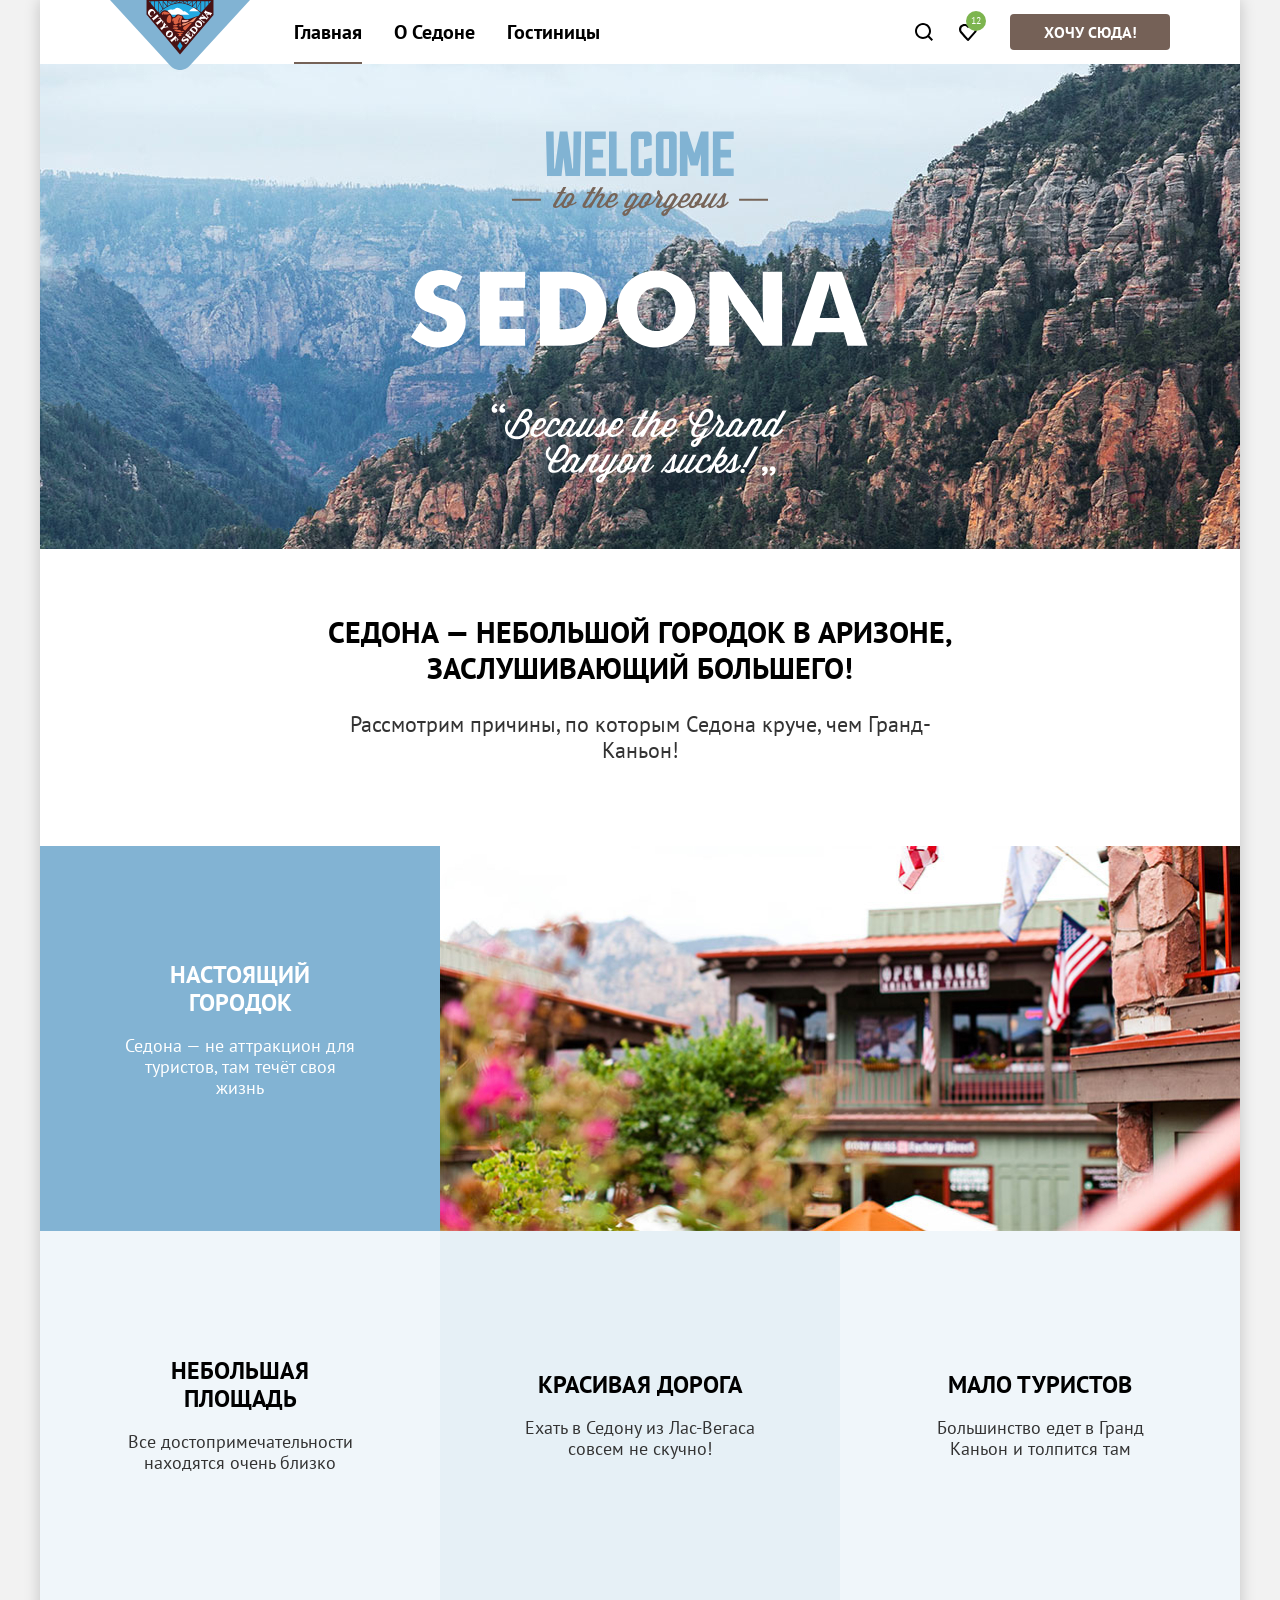
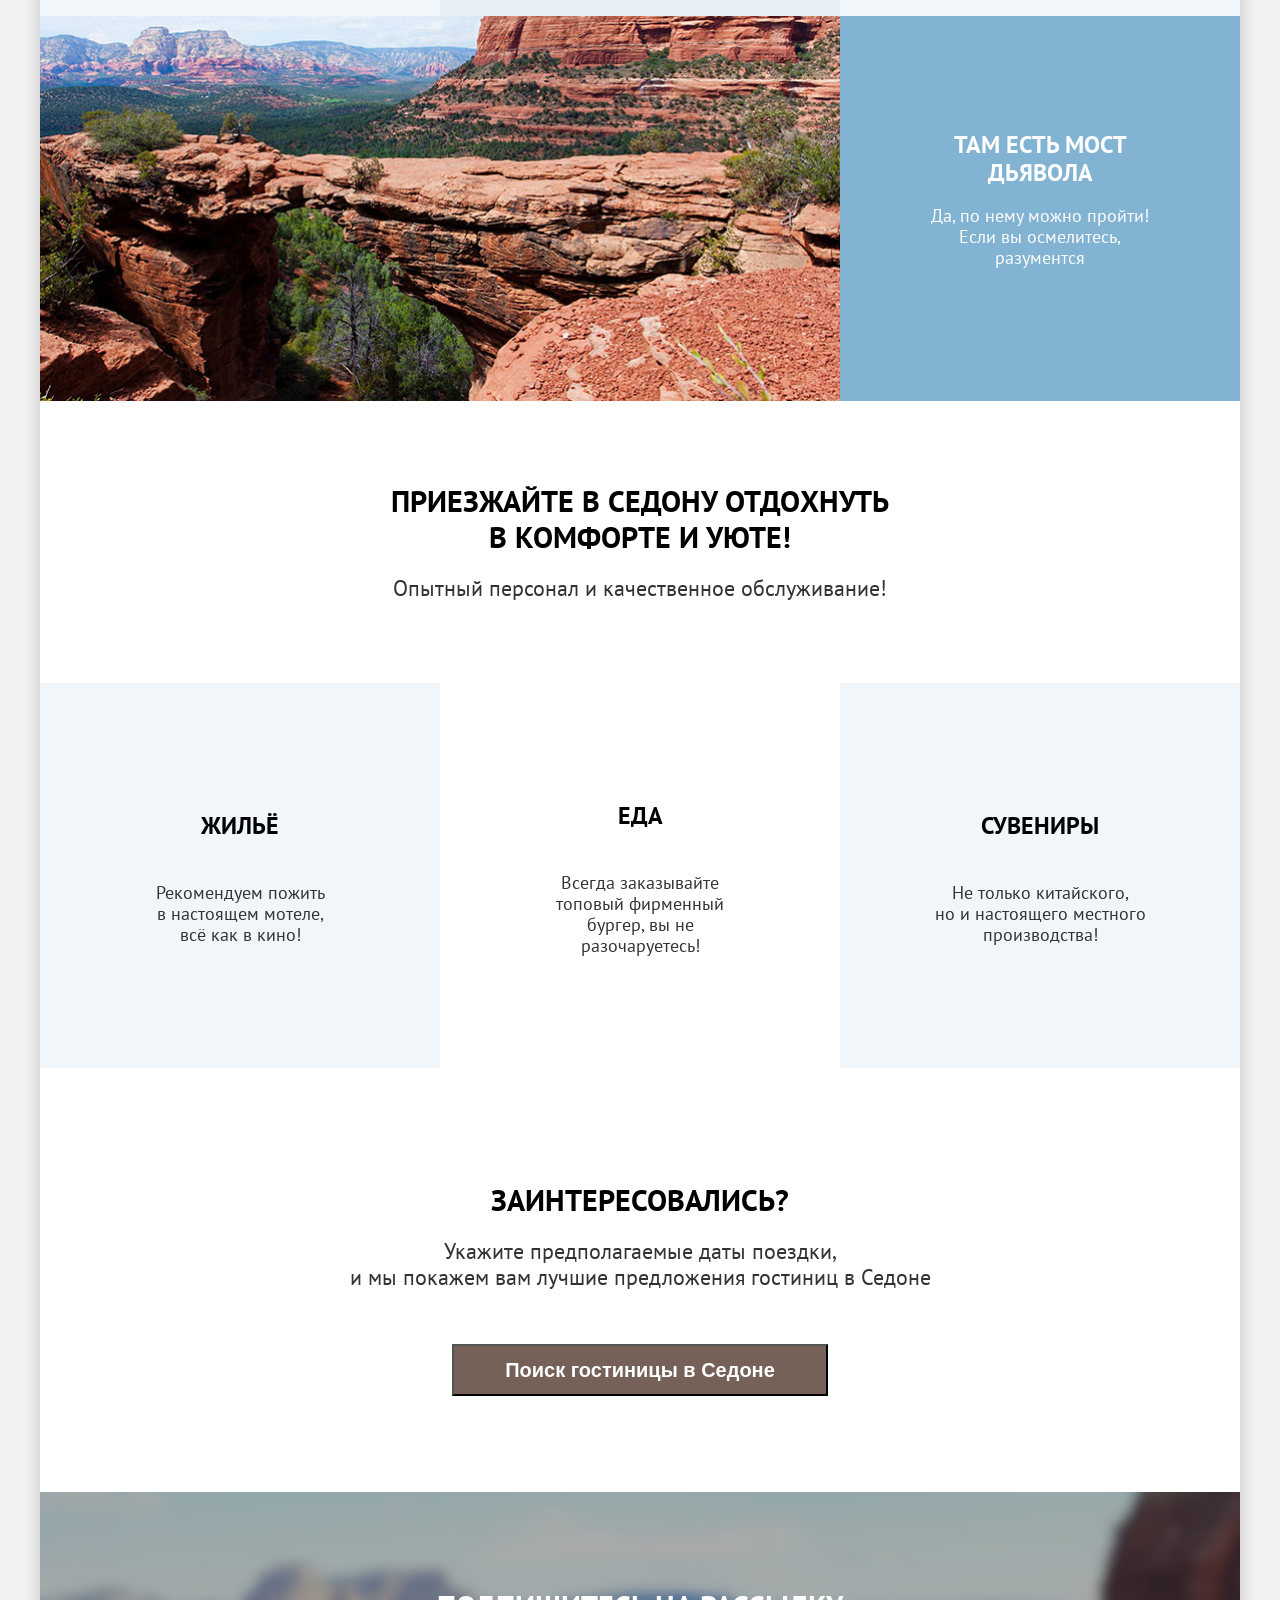
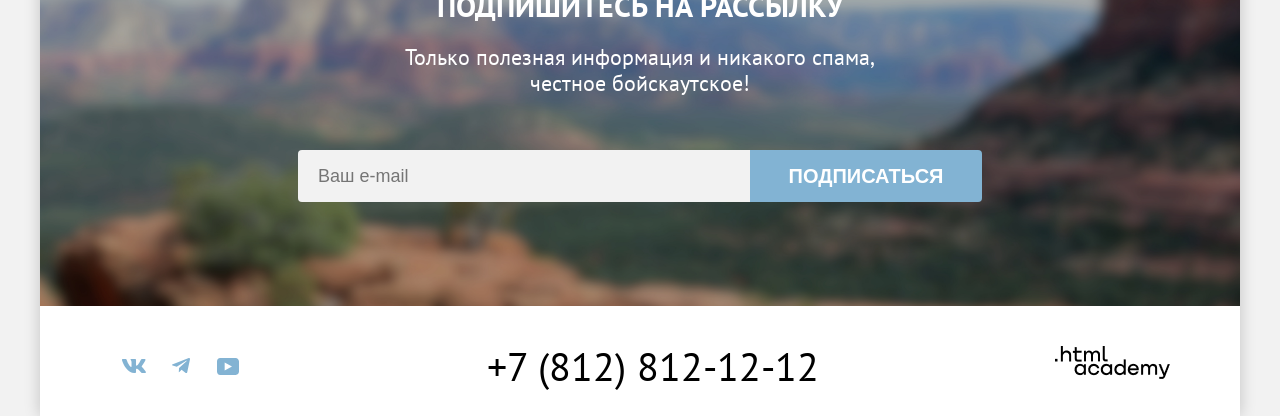
<file: index.html>
<!DOCTYPE html>
<html lang="ru">

  <head>
    <meta charset="utf-8">
    <link rel="stylesheet" href="styles/styles.css">
    <title>HTML Academy: Седона</title>
  </head>

  <body>
    <div class="site-wrapper">
      <header class="page-header">
        <nav class="navigation">
          <a class="nav-link-logo" href="index.html">
            <img src="images/logo.svg" width="140" height="70" alt="logo City of Sedona">
          </a>
          <ul class="navigation-list">
            <li class="navigation-item">
              <a class="navigation-link navigation-link-current" href="index.html">Главная</a>
            </li>
            <li class="navigation-item">
              <a class="navigation-link" href="#">О Седоне</a>
            </li>
            <li class="navigation-item">
              <a class="navigation-link" href="catalog.html">Гостиницы</a>
            </li>
          </ul>
          <ul class="navigation-list navigation-user">
            <li class="navigation-user-item">
              <a class="navigation-user-link navigation-link-find" href="#">
                <span class="visually-hidden">Поиск</span>
              </a>
            </li>
            <li class="navigation-user-item">
              <a class="navigation-user-link navigation-link-favourites" href="#">
                <span class="visually-hidden">Избранное</span>
              </a>
              <span class="favourite-count">12</span>
            </li>
            <li class="navigation-user-item navigation-user-item-spec">
              <a class="navigation-link navigation-link-btn" href="#">Хочу сюда!</a>
            </li>
          </ul>
        </nav>
      </header>

      <main class="page-main">
        <h1 class="visually-hidden">Почему Седона это сакс</h1>
        <section class="index-header">
          <h2 class="visually-hidden">Седона</h2>
          <img class="index-header-img" src="images/welcome.svg" width="458" height="352"
            alt="Welcome to the gargeous. Sedona. Because the Grand Canyon sucks!">
        </section>

        <section class="reasons">
          <div class="reasons-intro">
            <h2 class="reasons-title">Седона — небольшой городок в Аризоне, заслушивающий большего!</h2>
            <p class="reasons-text">Рассмотрим причины, по которым Седона круче, чем Гранд-Каньон!</p>
          </div>
          <ul class="reasons-list">
            <li class="reasons-item reasons-item-wide">
              <div class="reasons-item-textblock">
                <h3 class="reasons-item-title">Настоящий городок</h3>
                <p class="reasons-item-text">Седона — не аттракцион для туристов, там течёт своя жизнь</p>
              </div>
              <img class="reasons-item-img" src="images/photo-1.jpg" width="800" height="385" alt="Фотография города">
            </li>
            <li class="reasons-item reasons-item-nowide">
              <div class="reasons-item-textblock">
                <h3 class="reasons-item-title">Небольшая площадь</h3>
                <p class="reasons-item-text">Все достопримечательности находятся очень близко</p>
              </div>
            </li>
            <li class="reasons-item reasons-item-nowide reasons-item-contrast">
              <div class="reasons-item-textblock">
                <h3 class="reasons-item-title">Красивая дорога</h3>
                <p class="reasons-item-text">Ехать в Седону из Лас-Вегаса совсем не скучно!</p>
              </div>
            </li>
            <li class="reasons-item reasons-item-nowide">
              <div class="reasons-item-textblock">
                <h3 class="reasons-item-title">Мало туристов</h3>
                <p class="reasons-item-text">Большинство едет в Гранд Каньон и толпится там</p>
              </div>
            </li>
            <li class="reasons-item reasons-item-wide-revers">
              <div class="reasons-item-textblock">
                <h3 class="reasons-item-title">Там есть мост дьявола</h3>
                <p class="reasons-item-text">Да, по нему можно пройти! Если вы осмелитесь, разументся</p>
              </div>

              <img class="reasons-item-img" src="images/photo-2.jpg" width="800" height="385" alt="Фотография каньона">
            </li>
          </ul>
        </section>

        <section class="service">
          <div class="service-intro">
            <h2 class="service-title">Приезжайте в Седону отдохнуть в комфорте и уюте!</h2>
            <p class="service-text">Опытный персонал и качественное обслуживание!</p>
          </div>
          <ul class="service-list">
            <li class="service-item">
              <h3 class="service-item-title">Жильё</h3>
              <p class="service-item-text">Рекомендуем пожить<br> в настоящем мотеле,<br> всё как в кино!</p>
            </li>
            <li class="service-item">
              <h3 class="service-item-title">Еда</h3>
              <p class="service-item-text">Всегда заказывайте<br> топовый фирменный бургер, вы не разочаруетесь!</p>
            </li>
            <li class="service-item">
              <h3 class="service-item-title">Сувениры</h3>
              <p class="service-item-text">Не только китайского,<br> но и настоящего местного производства!</p>
            </li>
          </ul>
        </section>

        <section class="booking">
          <h2 class="booking-title">Заинтересовались?</h2>
          <p class="booking-text">Укажите предполагаемые даты поездки,<br> и мы покажем вам лучшие предложения гостиниц
            в
            Седоне</p>
          <button class="button-search" type="button">Поиск гостиницы в Седоне</button>
        </section>

        <section class="subscribe index">
          <h2 class="subscribe-title index">Подпишитесь на рассылку</h2>
          <p class="subscribe-text index">Только полезная информация и никакого спама,<br> честное бойскаутское!</p>
          <form class="subscribe-form" action="https://echo.htmlacademy.ru/" method="post">
            <input class="subscribe-input" type="email" name="email" id="email" placeholder="Ваш e-mail" required>
            <button class="subscribe-button" type="submit">Подписаться</button>
          </form>
        </section>
      </main>

      <footer class="page-footer">
        <ul class="social-list">
          <li class="social-item">
            <a class="social-link social-link-vk" href="https://vk.com/htmlacademy">
              <span class="visually-hidden">Логотип Вконтакте</span>
            </a>
          </li>
          <li class="social-item">
            <a class="social-link social-link-tg" href="https://t.me/htmlacademy">
              <span class="visually-hidden">Логотип Телеграмм</span>
            </a>
          </li>
          <li class="social-item">
            <a class="social-link social-link-youtube" href="https://www.youtube.com/user/htmlacademyru">
              <span class="visually-hidden">Логотип Ютуб</span>
            </a>
          </li>
        </ul>
        <a class="phone-number" href="tel:+78128121212">+7 (812) 812-12-12</a>
        <a href="https://htmlacademy.ru/intensive/htmlcss">
          <img src="./images/logo_htmlacademy.png" alt="Иконка HTML Академии">
        </a>
      </footer>
    </div>
  </body>

</html>
</file>
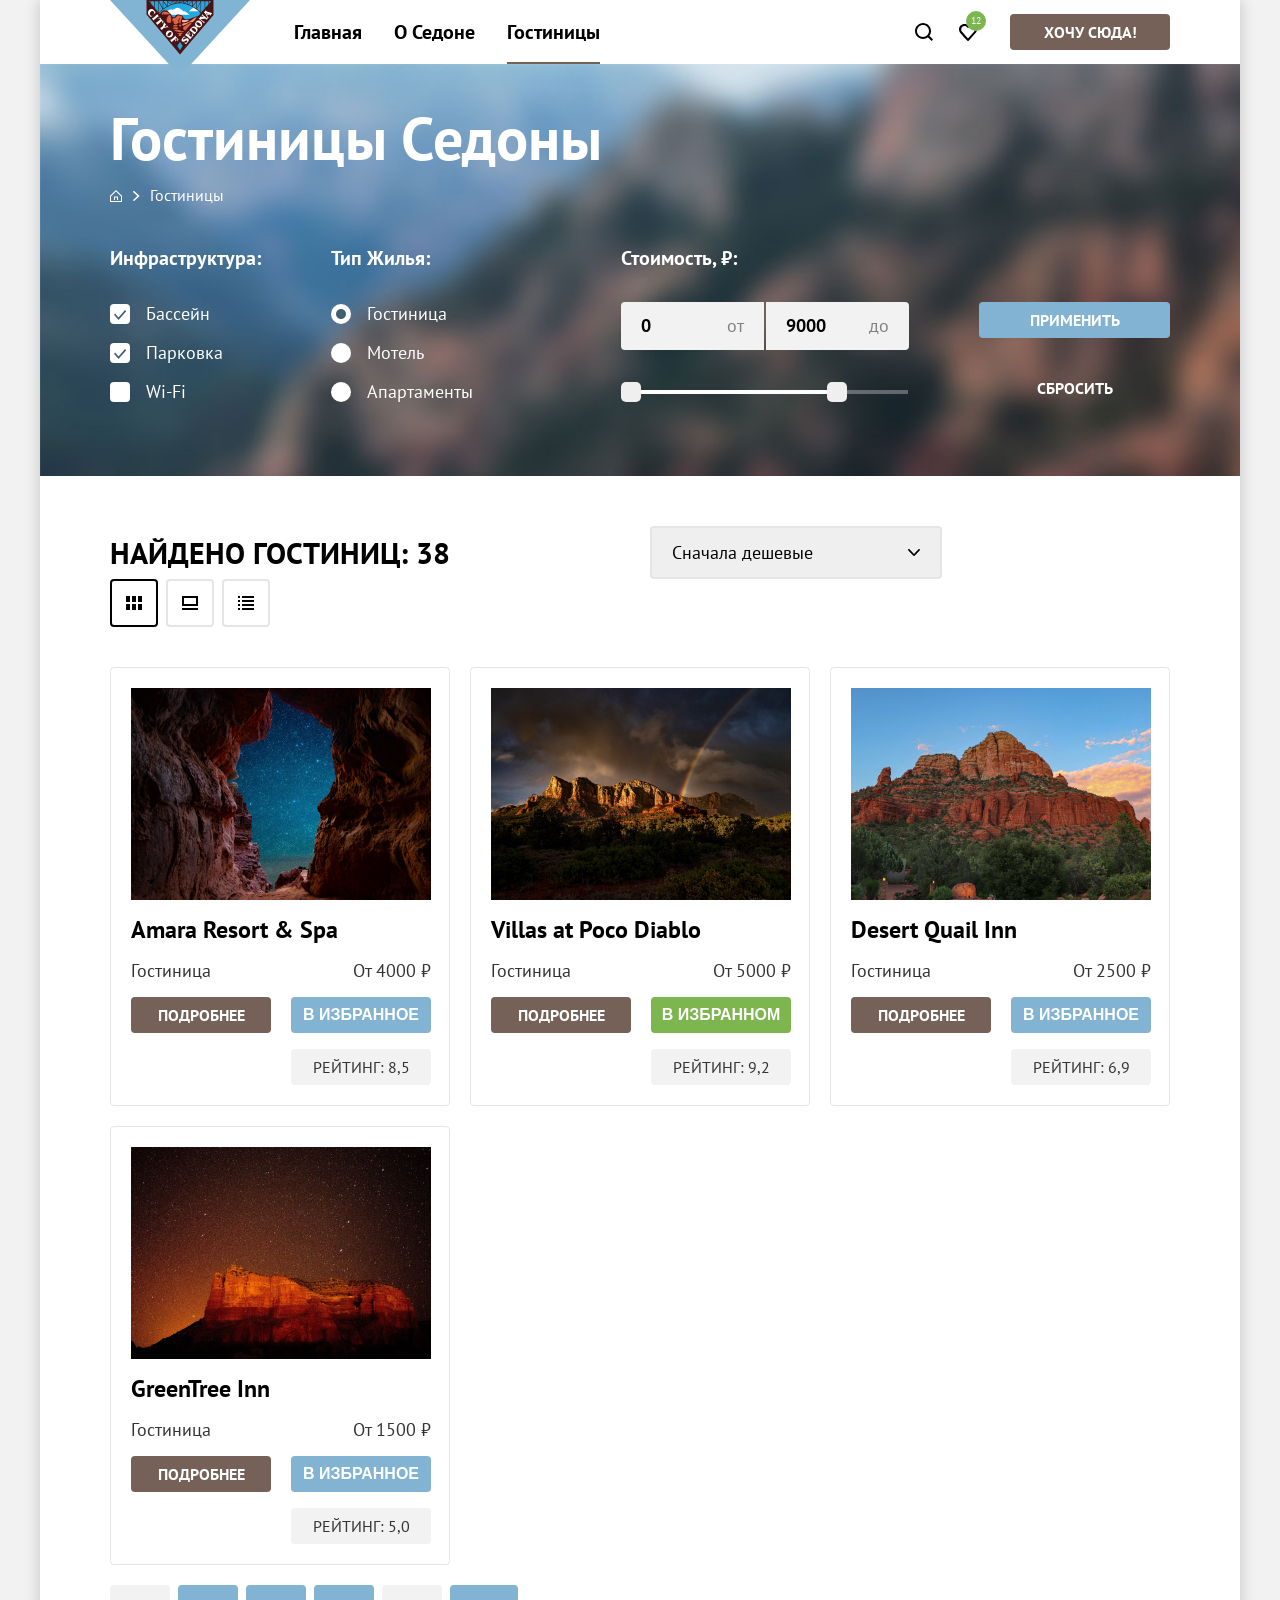
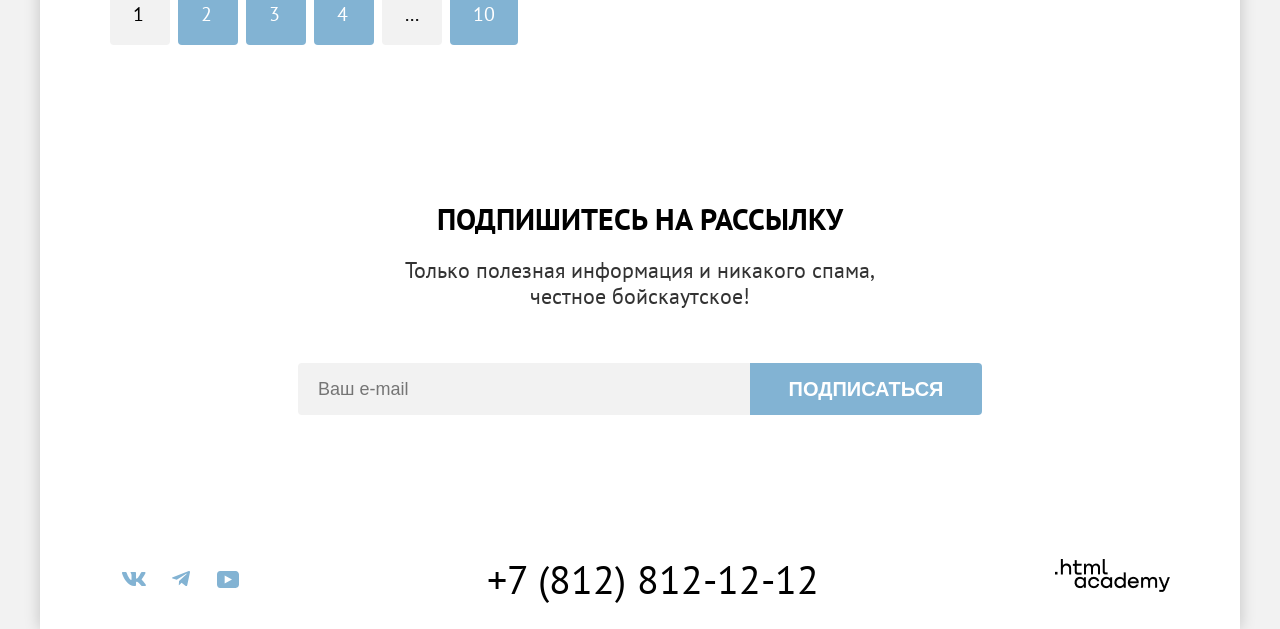
<file: catalog.html>
<!DOCTYPE html>
<html lang="ru">

  <head>
    <meta charset="utf-8">
    <link rel="stylesheet" href="styles/styles.css">
    <title>HTML Academy: Седона — Каталог</title>
  </head>

  <body>
    <div class="site-wrapper">
      <header class="page-header">
        <nav class="navigation">
          <a class="nav-link-logo" href="index.html">
            <img src="images/logo.svg" width="140" height="70" alt="logo City of Sedona">
          </a>
          <ul class="navigation-list">
            <li class="navigation-item">
              <a class="navigation-link" href="index.html">Главная</a>
            </li>
            <li class="navigation-item">
              <a class="navigation-link" href="#">О Седоне</a>
            </li>
            <li class="navigation-item">
              <a class="navigation-link navigation-link-current" href="catalog.html">Гостиницы</a>
            </li>
          </ul>
          <ul class="navigation-list navigation-user">
            <li class="navigation-user-item">
              <a class="navigation-user-link navigation-link-find" href="#">
                <span class="visually-hidden">Поиск</span>
              </a>
            </li>
            <li class="navigation-user-item">
              <a class="navigation-user-link navigation-link-favourites" href="#">
                <span class="visually-hidden">Избранное</span>
              </a>
              <span class="favourite-count">12</span>
            </li>
            <li class="navigation-user-item navigation-user-item-spec">
              <a class="navigation-link navigation-link-btn" href="#">Хочу сюда!</a>
            </li>
          </ul>
        </nav>
      </header>

      <main class="page-main">
        <section class="catalog-header">
          <h1 class="catalog-header-title">Гостиницы Седоны</h1>
          <ul class="breadcrumbs-list">
            <li class="breadcrumbs-item">
              <a class="breadcrumbs-link breadcrumbs-link-home" href="index.html">
                <span class="visually-hidden">Главная</span>
              </a>
            </li>
            <li class="breadcrumbs-item">
              <a class="breadcrumbs-link"><span>Гостиницы</span></a>
            </li>
          </ul>

          <section class="catalog-filter">
            <h2 class="visually-hidden">Фильтры для поиска гостиниц</h2>
            <form class="catalog-filter" action="https://echo.htmlacademy.ru/" method="get">
              <fieldset class="catalog-filter-group filter-infrastructure">
                <legend class="catalog-filter-title">Инфраструктура:</legend>
                <ul class="catalog-filter-list">
                  <li class="catalog-filter-item">

                    <label class="control-label"><input class="control-input-checkbox" type="checkbox"
                        name="swimming-pool" id="swimming-pool" checked>Бассейн</label>
                  </li>
                  <li class="catalog-filter-item">
                    <label class="control-label" for="parking"><input class="control-input-checkbox" type="checkbox"
                        name="parking" id="parking" checked>Парковка</label>
                  </li>
                  <li class="catalog-filter-item">
                    <label class="control-label" for="wifi"><input class="control-input-checkbox" type="checkbox"
                        name="wifi" id="wifi">Wi-Fi</label>
                  </li>
                </ul>
              </fieldset>
              <fieldset class="catalog-filter-group filter-hotel-type">
                <legend class="catalog-filter-title">Тип Жилья:</legend>
                <ul class="catalog-filter-list">
                  <li class="catalog-filter-item">
                    <label class="control-label"><input class="control-input-radio" type="radio" name="hotel-group"
                        value="hotel" checked>Гостиница</label>
                  </li>
                  <li class="catalog-filter-item">
                    <label class="control-label"><input class="control-input-radio" type="radio" name="hotel-group"
                        value="motel">Мотель</label>
                  </li>
                  <li class="catalog-filter-item">
                    <label class="control-label"><input class="control-input-radio" type="radio" name="hotel-group"
                        value="apartments">Апартаменты</label>
                  </li>
                </ul>
              </fieldset>
              <fieldset class="catalog-filter-group filter-price">
                <legend class="catalog-filter-title">Стоимость, ₽:</legend>
                <div class="filter-price-inputs">
                  <label class="price-text-from" for="price-from">от</label>
                  <input class="price-field price-field-from" type="number" name="price-from" id="price-from" value="0">
                  <label class="price-text-to" for="price-to">до</label>
                  <input class="price-field price-field-to" type="number" name="price-to" id="price-to" value="9000">
                </div>
                <div class="price-range-line">
                  <div class="range-handlers-bar">
                    <button type="button" class="range-handler range-handler-from"></button>
                    <button type="button" class="range-handler range-handler-to"></button>
                  </div>
                </div>
              </fieldset>
              <div class="catalog-filter-buttons">
                <button class="catalog-filter-button" type="submit">Применить</button>
                <button class="catalog-filter-button-reset" type="reset">Сбросить</button>
              </div>
            </form>
          </section>
        </section>

        <section class="searched-products">
          <div class="searched-control-wrapper">
            <h2 class="searched-products-title">Найдено гостиниц: 38</h2>
            <select class="select-control" aria-label="Сортировка">
              <option value="cheap">Сначала дешевые</option>
              <option value="cheap">Сначала дорогие</option>
            </select>
            <ul class="searched-settings-list">
              <li class="searched-settings-item">
                <a class="sort sort-grid sort-current" href="catalog.html?view=tile">
                  <span class="visually-hidden">Показать
                    карточки</span>
                </a>
              </li>
              <li class="searched-settings-item">
                <a class="sort sort-description" href="catalog.html?view=card">
                  <span class="visually-hidden">Показать карточки с
                    описанием</span>
                </a>
              </li>
              <li class="searched-settings-item">
                <a class="sort sort-list" href="catalog.html?view=list">
                  <span class="visually-hidden">Показать список</span>
                </a>
              </li>
            </ul>
          </div>
          <ul class="product-list">
            <li class="product-item">
              <a href="#" class="product-card-link">
                <img class="product-card-img" src="images/hotel-1.jpg" width="300" height="212"
                  alt="Ущелье с видом на звёздное небо">
              </a>
              <a href="#" class="product-card-link">
                <h3 class="product-card-title">Amara Resort & Spa</h3>
              </a>
              <p class="product-card-group">Гостиница</p>
              <p class="product-card-price">От 4000 ₽</p>
              <a class="show-more" href="#">Подробнее</a>
              <button class="to-favourites-button" type="button">В Избранное</button>
              <div><span class="visually-hidden">4 звезды</span></div>
              <p class="searched-card-rating">Рейтинг: 8,5</p>
            </li>
            <li class="product-item">
              <a href="#" class="product-card-link">
                <img class="product-card-img" src="images/hotel-2.jpg" width="300" height="212"
                  alt="Горный пейзаж в ночи">
              </a>
              <a href="#" class="product-card-link">
                <h3 class="product-card-title">Villas at Poco Diablo</h3>
              </a>
              <p class="product-card-group">Гостиница</p>
              <p class="product-card-price">От 5000 ₽</p>
              <a class="show-more" href="#">Подробнее</a>
              <button class="to-favourites-button added-to-fav" type="button">В Избранном</button>
              <div><span class="visually-hidden">4 звезды</span></div>
              <p class="searched-card-rating">Рейтинг: 9,2</p>
            </li>
            <li class="product-item">
              <a href="#" class="product-card-link">
                <img class="product-card-img" src="images/hotel-3.jpg" width="300" height="212"
                  alt="Горный пейзаж днём">
              </a>
              <a href="#" class="product-card-link">
                <h3 class="product-card-title">Desert Quail Inn</h3>
              </a>
              <p class="product-card-group">Гостиница</p>
              <p class="product-card-price">От 2500 ₽</p>
              <a class="show-more" href="#">Подробнее</a>
              <button class="to-favourites-button" type="button">В Избранное</button>
              <div><span class="visually-hidden">3 звезды</span></div>
              <p class="searched-card-rating">Рейтинг: 6,9</p>
            </li>
            <li class="product-item">
              <a href="#" class="product-card-link">
                <img class="product-card-img" src="images/hotel-4.jpg" width="300" height="212"
                  alt="Горный пейзаж в закате">
              </a>
              <a href="#" class="product-card-link">
                <h3 class="product-card-title">GreenTree Inn</h3>
              </a>
              <p class="product-card-group">Гостиница</p>
              <p class="product-card-price">От 1500 ₽</p>
              <a class="show-more" href="#">Подробнее</a>
              <button class="to-favourites-button" type="button">В Избранное</button>
              <div><span class="visually-hidden">2 звезды</span></div>
              <p class="searched-card-rating">Рейтинг: 5,0</p>
            </li>
          </ul>

          <ul class="pagination">
            <li class="pagination-item">
              <a class="pagination-link pagination-current">1</a>
            </li>
            <li class="pagination-item">
              <a class="pagination-link" href="#">2</a>
            </li>
            <li class="pagination-item">
              <a class="pagination-link" href="#">3</a>
            </li>
            <li class="pagination-item">
              <a class="pagination-link" href="#">4</a>
            </li>
            <li class="pagination-item">
              <a class="pagination-link pagination-quewe">...</a>
            </li>
            <li class="pagination-item">
              <a class="pagination-link" href="#">10</a>
            </li>
          </ul>
        </section>

        <section class="subscribe catalog">
          <h2 class="subscribe-title">Подпишитесь на рассылку</h2>
          <p class="subscribe-text">Только полезная информация и никакого спама,<br> честное бойскаутское!</p>
          <form class="subscribe-form" action="https://echo.htmlacademy.ru/" method="post">
            <input class="subscribe-input" type="email" name="email" id="email" placeholder="Ваш e-mail" required>
            <button class="subscribe-button" type="submit">Подписаться</button>
          </form>
        </section>
      </main>

      <footer class="page-footer">
        <ul class="social-list">
          <li class="social-item">
            <a class="social-link social-link-vk" href="https://vk.com/htmlacademy">
              <span class="visually-hidden">Логотип Вконтакте</span>
            </a>
          </li>
          <li class="social-item">
            <a class="social-link social-link-tg" href="https://t.me/htmlacademy">
              <span class="visually-hidden">Логотип Телеграмм</span>
            </a>
          </li>
          <li class="social-item">
            <a class="social-link social-link-youtube" href="https://www.youtube.com/user/htmlacademyru">
              <span class="visually-hidden">Логотип Ютуб</span>
            </a>
          </li>
        </ul>
        <a class="phone-number" href="tel:+78128121212">+7 (812) 812-12-12</a>
        <a href="https://htmlacademy.ru/intensive/htmlcss">
          <img src="./images/logo_htmlacademy.png" alt="Иконка HTML Академии">
        </a>
      </footer>
    </div>

  </body>

</html>
</file>
<file: styles/styles.css>
@font-face {
  font-family: 'PT Sans';
  font-style: normal;
  font-weight: 400;
  src: url("../fonts/ptsans-400.woff2") format("woff2");
  font-display: swap;
}

@font-face {
  font-family: 'PT Sans';
  font-style: normal;
  font-weight: 700;
  src: url("../fonts/ptsans-700.woff2") format("woff2");
  font-display: swap;
}

.visually-hidden {
  display: none;
}

html {
  height: 100%;
  margin: 0;
}

body {
  height: 100%;
  font-family: "PT Sans", sans-serif;
  font-size: 18px;
  line-height: 21px;
  color: #000000;
  font-weight: 400;
  background-color: #f2f2f2;
  margin: 0;
}

.site-wrapper {
  min-height: 100%;
  display: flex;
  flex-direction: column;
  flex-grow: 1;
  width: 1200px;
  margin: 0 auto;
  background-color: #ffffff;
  box-shadow: 0 0 15px 0 rgba(0, 0, 0, 0.2);
}

.page-header {
  display: flex;
  padding: 0 70px;
}

.navigation {
  display: flex;
  width: 100%;
  padding-left: 168px;
  position: relative;
}

.navigation-list {
  display: flex;
  flex-wrap: wrap;
  max-width: 339px;
  padding: 0;
  margin: 0;
  list-style-type: none;
}

.navigation-user-item {
  position: relative;
  box-sizing: border-box;
  min-width: 44px;
  min-height: 64px;
}

.navigation-user-item-spec {
  padding-top: 14px;
}

.navigation-user-item:nth-last-child(2) {
  margin-right: 20px;
}

.navigation-user-link {
  display: block;
  min-width: 44px;
  min-height: 64px;
}

.navigation-user {
  max-width: 312px;
  margin-left: auto;
}

.navigation-link {
  display: block;
  padding: 20px 16px;
  font-size: 20px;
  font-weight: 700;
  line-height: 24px;
  color: #000000;
  text-decoration: none;
}

.navigation-link-current {
  position: relative;
}

.navigation-link-current::after {
  content: "";
  position: absolute;
  left: 16px;
  right: 16px;
  height: 2px;
  bottom: 0;
  background-color: #756257;
}

.navigation-link-find {
  background-image: url(../images/icons/find.svg);
  background-size: 18px;
  background-repeat: no-repeat;
  background-position: center;
}

.navigation-link-favourites {
  background-image: url(../images/icons/favorites.svg);
  background-size: 18px;
  background-repeat: no-repeat;
  background-position: center;
}

.favourite-count {
  display: block;
  font-size: 10px;
  line-height: 10px;
  font-weight: 400;
  text-align: center;
  align-content: center;
  color: #ffffff;
  position: absolute;
  left: 20px;
  top: 11px;
  width: 20px;
  height: 20px;
  background-color: #7db54f;
  border-radius: 10px;
}

.navigation-link-btn {
  box-sizing: border-box;
  padding: 8px 24px;
  font-size: 16px;
  line-height: 20px;
  text-transform: uppercase;
  text-decoration: none;
  font-weight: 700;
  min-width: 160px;
  min-height: 36px;
  background-color: #756157;
  color: #ffffff;
  border-radius: 4px;
  text-align: center;
}

.nav-link-logo {
  position: absolute;
  left: 0;
}

.page-main {
  flex-grow: 1;
}

.index-header {
  display: flex;
  justify-content: center;
  align-items: center;
  background-color: #197ad4;
  background-image: url("../images/index-background.jpg");
  background-size: 100% auto;
  background-repeat: no-repeat;
  min-height: 485px;
}

.index-header-img {
  display: block;
  margin-left: auto;
  margin-right: auto;
}

.reasons-intro {
  margin: 0;
  padding: 65px 274px;
}

.reasons-list {
  display: flex;
  flex-wrap: wrap;
  padding: 0;
}

.reasons-title {
  margin: 0;
  margin-bottom: 25px;
  font-size: 30px;
  line-height: 36px;
  font-weight: 700;
  text-transform: uppercase;
  text-align: center;
  color: #000000;
}

.reasons-text {
  margin: 0;
  font-size: 22px;
  line-height: 26px;
  font-weight: 400;
  text-align: center;
  color: #333333;
}

.reasons-item {
  display: flex;
  flex-direction: row;
  min-height: 385px;
  width: 400px;
  list-style-type: none;
  background-color: rgba(131, 179, 211, 0.122);
}

.reasons-item-textblock {
  display: flex;
  justify-content: center;
  align-items: center;
  padding: 0 85px;
  height: 100%;
  flex-direction: column;
}

.reasons-item-nowide {
  display: flex;
  flex-direction: column;
}

.reasons-item.reasons-item-contrast {
  background-color: rgba(131, 179, 211, 0.2);
}

.reasons-item.reasons-item-wide {
  background-color: #82b3d3;
  color: #ffffff;
  width: 100%;
}

.reasons-item.reasons-item-wide-revers {
  flex-direction: row-reverse;
  background-color: #82b3d3;
  color: #ffffff;
  width: 100%;
}

.reasons-item.reasons-item-wide p {
  color: #ffffff;
}

.reasons-item.reasons-item-wide-revers p {
  color: #ffffff;
}

.reasons-item-title {
  margin: 0;
  font-size: 24px;
  line-height: 28px;
  font-weight: 700;
  text-align: center;
  text-transform: uppercase;
}

.reasons-item-text {
  color: #333333;
  text-align: center;
}

.reasons-item-img {
  display: block;
}

.service {
  text-align: center;
}

.service-intro {
  padding: 64px 347px;
}

.service-title {
  margin: 0;
  margin-bottom: 20px;
  font-size: 30px;
  line-height: 36px;
  font-weight: 700;
  text-transform: uppercase;
}

.service-text {
  margin: 0;
  color: #333333;
  font-size: 22px;
  line-height: 26px;
  font-weight: 400;
  text-align: center;
}

.service-list {
  display: flex;
  flex-wrap: wrap;
  list-style-type: none;
  min-height: 385px;
  justify-content: center;
  align-items: stretch;
  padding: 0;
}

.service-list li:nth-child(odd) {
  background-color: rgba(131, 179, 211, 0.122);
}

.service-list li:nth-child(even) {
  background-color: #ffffff;
}

.service-item {
  display: flex;
  flex-direction: column;
  flex-grow: 1;
  justify-content: center;
  align-items: center;
  flex-wrap: wrap;
  max-width: 400px;
}

.service-item-title {
  font-size: 24px;
  line-height: 28px;
  font-weight: 700;
  text-align: center;
  text-transform: uppercase;
}

.service-item-text {
  padding: 0 85px;
  color: #333333;
  text-align: center;
}

.booking {
  padding: 96px 304px;
  text-align: center;
}

.booking-title {
  margin: 0;
  margin-bottom: 20px;
  font-size: 30px;
  line-height: 36px;
  font-weight: 700;
  text-transform: uppercase;
}

.booking-text {
  margin: 0;
  margin-bottom: 54px;
  color: #333333;
  font-size: 22px;
  line-height: 26px;
}

.subscribe {
  padding: 96px 258px 104px;
  background-color: #197ad4;
  text-align: center;
}

.subscribe.index {
  background-image: url("../images/subscribe_index.jpg");
  background-size: 100% auto;
  background-repeat: no-repeat;
}

.subscribe-title {
  margin: 0;
  margin-bottom: 20px;
  font-size: 30px;
  line-height: 36px;
  font-weight: 700;
  text-transform: uppercase;
}

.subscribe-title.index {
  color: #ffffff;
}

.subscribe-text {
  margin: 0;
  margin-bottom: 54px;
  color: #333333;
  font-size: 22px;
  line-height: 26px;
  font-weight: 400;
}

.subscribe-text.index {
  color: #ffffff;
}

.subscribe-form {
  display: flex;
  overflow-wrap: anywhere;
}

.subscribe-input {
  padding: 14px 20px;
  background-color: #f2f2f2;
  border: none;
  border-radius: 4px 0 0 4px;
  flex-grow: 1;
  font-size: 18px;
  line-height: 24px;
  font-weight: 400;
  color: #000000;
}

.subscribe-button {
  padding: 8px 0;
  width: 232px;
  background-color: #82b3d3;
  border: none;
  font-size: 20px;
  border-radius: 0 4px 4px 0;
  line-height: 36px;
  font-weight: 700;
  color: #ffffff;
  text-transform: uppercase;
  box-sizing: border-box;
}

.phone-number {
  font-size: 40px;
  line-height: 40px;
  font-weight: 400;
  color: #000000;
  text-decoration: none;
}

.catalog-header {
  padding: 70px;
  padding-top: 35px;
  background-color: rgb(103, 161, 184);
  background-image: url("../images/filter_background.jpg");
  background-size: auto 100%;
  background-repeat: no-repeat;
}

.catalog-header-title {
  margin: 0;
  margin-bottom: 8px;
  color: #ffffff;
  font-size: 60px;
  line-height: 78px;
  font-weight: 700;
}

.breadcrumbs-list {
  display: flex;
  flex-wrap: wrap;
  padding: 0;
  margin: 0;
  margin-bottom: 40px;
  list-style-type: none;
}

.breadcrumbs-item {
  position: relative;
}

.breadcrumbs-item:not(:last-child) {
  margin-right: 28px;
}

.breadcrumbs-item:not(:last-child)::after {
  position: absolute;
  content: "";
  background-image: url("../images/icons/breadcrumbs-arrow.svg");
  background-repeat: no-repeat;
  width: 7px;
  height: 10px;
  left: 23px;
  top: 6px;
}

.breadcrumbs-link {
  display: block;
  font-size: 16px;
  line-height: 21px;
  font-weight: 400;
  color: #ffffff;
  text-decoration: none;
}

.breadcrumbs-link-home {
  background-image: url("../images/icons/breadcrumbs-home.svg");
  background-repeat: no-repeat;
  background-position: center;
  min-width: 12px;
  min-height: 21px;
}

.catalog-filter {
  display: flex;
  flex-wrap: wrap;
}

.catalog-filter-title {
  padding: 0;
  margin-bottom: 32px;
  color: #ffffff;
  font-size: 20px;
  line-height: 24px;
  font-weight: 700;
}

.catalog-filter-buttons {
  display: flex;
  flex-direction: column;
  gap: 32px;
  padding-top: 56px;
}

.catalog-filter-button {
  font-family: 'PT Sans';
  display: block;
  padding: 8px 50px;
  font-size: 16px;
  line-height: 20px;
  font-weight: 700;
  text-transform: uppercase;
  color: #ffffff;
  background-color: #82b3d3;
  border: none;
  border-radius: 4px;
  cursor: pointer;
  width: 191px;
  height: 36px;
}

.catalog-filter-button-reset {
  font-family: 'PT Sans';
  display: block;
  background: none;
  border: none;
  font-size: 16px;
  line-height: 20px;
  font-weight: 700;
  text-transform: uppercase;
  color: #ffffff;
  cursor: pointer;
  width: 191px;
  height: 36px;
  margin: 0;
  padding: 0;
}

.catalog-filter-list {
  padding: 0;
  margin: 0;
  width: 150px;
  list-style-type: none;
}

.catalog-filter-item:not(:last-child) {
  margin-bottom: 16px;
}

.catalog-filter-group {
  width: 150px;
  list-style-type: none;
  border: none;
  margin: 0;
  padding: 0;
}

.filter-infrastructure {
  margin-right: 70px;
}

.filter-hotel-type {
  margin-right: 140px;
}

.filter-price {
  margin-right: 70px;
}

.filter-price-inputs {
  display: flex;
  position: relative;
  margin-bottom: 40px;
  width: 288px;
  gap: 2px;
}

.price-field {
  font-family: 'PT Sans';
  appearance: none;
  background-color: #f2f2f2;
  color: #000000;
  border: none;
  font-size: 18px;
  line-height: 24px;
  font-weight: 700;
  width: 100%;
  min-width: 0;
  box-sizing: border-box;
  padding: 12px 20px;
}

.price-field-from {
  border-radius: 4px 0 0 4px;
}

.price-field-to {
  border-radius: 0 4px 4px 0;
}

.price-text-from {
  display: block;
  position: absolute;
  left: 106px;
  top: 12px;
  font-size: 18px;
  line-height: 24px;
  font-weight: 400;
  color: #808080;
}

.price-text-to {
  display: block;
  position: absolute;
  left: 248px;
  top: 12px;
  font-size: 18px;
  line-height: 24px;
  font-weight: 400;
  color: #808080;
}

.price-range-line {
  width: 287px;
  height: 4px;
  background-color: rgba(255, 255, 255, 0.3);
}

.range-handlers-bar {
  display: flex;
  position: relative;
  width: 226px;
  height: 4px;
  background-color: #ffffff;
}

.range-handler {
  position: absolute;
  border: none;
  width: 20px;
  height: 20px;
  border-radius: 5px;
  cursor: pointer;
}

.range-handler-from {
  top: -8px;
}

.range-handler-to {
  top: -8px;
  left: 206px;
}

.control-label {
  display: flex;
  align-items: center;
  gap: 16px;
  cursor: pointer;
  color: #ffffff;
  font-size: 18px;
  line-height: 23px;
  font-weight: 400;
}

.control-input-checkbox {
  appearance: none;
  width: 20px;
  height: 20px;
  background-image: url("../images/icons/checkbox.svg");
  margin: 0;
  cursor: pointer;
}

.control-input-checkbox:checked {
  background-image: url("../images/icons/checkbox-checked.svg");
}

.control-input-radio {
  appearance: none;
  width: 20px;
  height: 20px;
  background-image: url("../images/icons/radio.svg");
  margin: 0;
  cursor: pointer;
}

.control-input-radio:checked {
  background-image: url("../images/icons/radio-checked.svg");
}

.sort {
  display: block;
  height: 48px;
  width: 48px;
}

.sort-grid {
  background-image: url(../images/icons/sort-grid.svg);
}

.sort-description {
  background-image: url(../images/icons/sort-description.svg);
}

.sort-list {
  background-image: url(../images/icons/sort-list.svg);
}

.searched-products {
  padding: 50px 70px;
  padding-bottom: 60px;
}

.searched-control-wrapper {
  display: flex;
  flex-wrap: wrap;
  align-items: center;
  margin-bottom: 40px;
}

.select-control {
  font-family: 'PT Sans';
  background-image: url("../images/icons/select-arrow.svg");
  background-repeat: no-repeat;
  background-position: calc(100% - 20px) center;
  appearance: none;
  width: 292px;
  border: 2px solid #e5e5e5;
  border-radius: 4px;
  padding: 14px 20px;
  margin-right: 70px;
  font-size: 18px;
  line-height: 21px;
  font-weight: 400;
}

.searched-settings-list {
  display: flex;
  max-width: 160px;
  padding: 0;
  margin: 0;
  flex-wrap: wrap;
  list-style-type: none;
  gap: 8px;
}

.searched-products-title {
  margin: 0;
  margin-right: 200px;
  font-size: 30px;
  line-height: 36px;
  font-weight: 700;
  text-transform: uppercase;
}

.product-list {
  display: flex;
  flex-wrap: wrap;
  gap: 0 20px;
  list-style-type: none;
  padding: 0;
  margin: 0;
}

.product-item {
  display: grid;
  grid-template-columns: repeat(2, 1fr);
  width: 340px;
  padding: 20px;
  margin-bottom: 20px;
  border: 1px solid #e5e5e5;
  box-sizing: border-box;
  border-radius: 4px;
  gap: 16px 20px;
  overflow-wrap: anywhere;
}

.product-card-img {
  object-fit: cover;
}

.product-card-link {
  display: block;
  text-decoration: none;
  color: #000000;
  width: 300px;
  max-width: 300px;
  max-height: 212px;
  grid-column: 1 / -1;
}

.product-card-link:visited {
  color: #000000;
}

.product-card-title {
  margin: 0;
  grid-column: span 2;
  font-size: 24px;
  line-height: 28px;
  font-weight: 700;
}

.product-card-group {
  margin: 0;
  color: #333333;
  font-size: 18px;
  line-height: 21px;
  font-weight: 400;
}

.product-card-price {
  margin: 0;
  color: #333333;
  font-size: 18px;
  line-height: 21px;
  font-weight: 400;
  text-align: right;
}

.show-more {
  display: block;
  background-color: #756157;
  color: #ffffff;
  border-radius: 4px;
  text-decoration: none;
  text-transform: uppercase;
  font-size: 16px;
  line-height: 20px;
  font-weight: 700;
  text-align: center;
  padding: 8px 26px;
  width: 140px;
  box-sizing: border-box;
}

.to-favourites-button {
  background-color: #82b3d3;
  border: none;
  border-radius: 4px;
  color: #ffffff;
  text-transform: uppercase;
  font-size: 16px;
  line-height: 20px;
  font-weight: 700;
  text-align: center;
  cursor: pointer;
}

.added-to-fav {
  background-color: #7db54f;
}

.searched-card-rating {
  margin: 0;
  padding: 8px 0;
  background-color: #f2f2f2;
  color: #333333;
  border-radius: 4px;
  font-size: 16px;
  line-height: 20px;
  font-weight: 400;
  text-transform: uppercase;
  text-align: center;
  box-sizing: border-box;
}

.pagination {
  display: flex;
  list-style-type: none;
  margin: 0;
  padding: 0;
}

.pagination-item:not(:last-child) {
  margin-right: 8px;
}

.pagination-link {
  display: block;
  border-radius: 4px;
  box-sizing: border-box;
  min-width: 60px;
  height: 60px;
  padding: 11px 23px;
  font-size: 20px;
  line-height: 36px;
  color: #ffffff;
  background-color: #82b3d3;
  text-decoration: none;
}

.pagination-link.pagination-current {
  color: #000000;
  background-color: #f2f2f2;
}

.pagination-link.pagination-quewe {
  color: #000000;
  background-color: #f2f2f2;
}

.subscribe.catalog {
  background-color: #ffffff;
  color: #000000;
}

.button-search {
  width: 376px;
  height: 52px;
  color: #ffffff;
  font-size: 20px;
  line-height: 36px;
  font-weight: 700;
  background-color: #756157;
}

.page-footer {
  display: flex;
  flex-wrap: wrap;
  padding: 40px 70px 30px 70px;
  gap: 236px;
}

.social-list {
  display: flex;
  flex-wrap: wrap;
  padding: 0;
  margin: 0;
  list-style-type: none;
  max-width: 142px;
}

.social-link {
  display: block;
  background-repeat: no-repeat;
  background-position: center;
  width: 47px;
  height: 40px;
}

.social-link-vk {
  background-image: url("../images/icons/vk-icon.svg");
}

.social-link-tg {
  background-image: url("../images/icons/tg-icon.svg");
}

.social-link-youtube {
  background-image: url("../images/icons/youtube-icon.svg");
}
</file>
